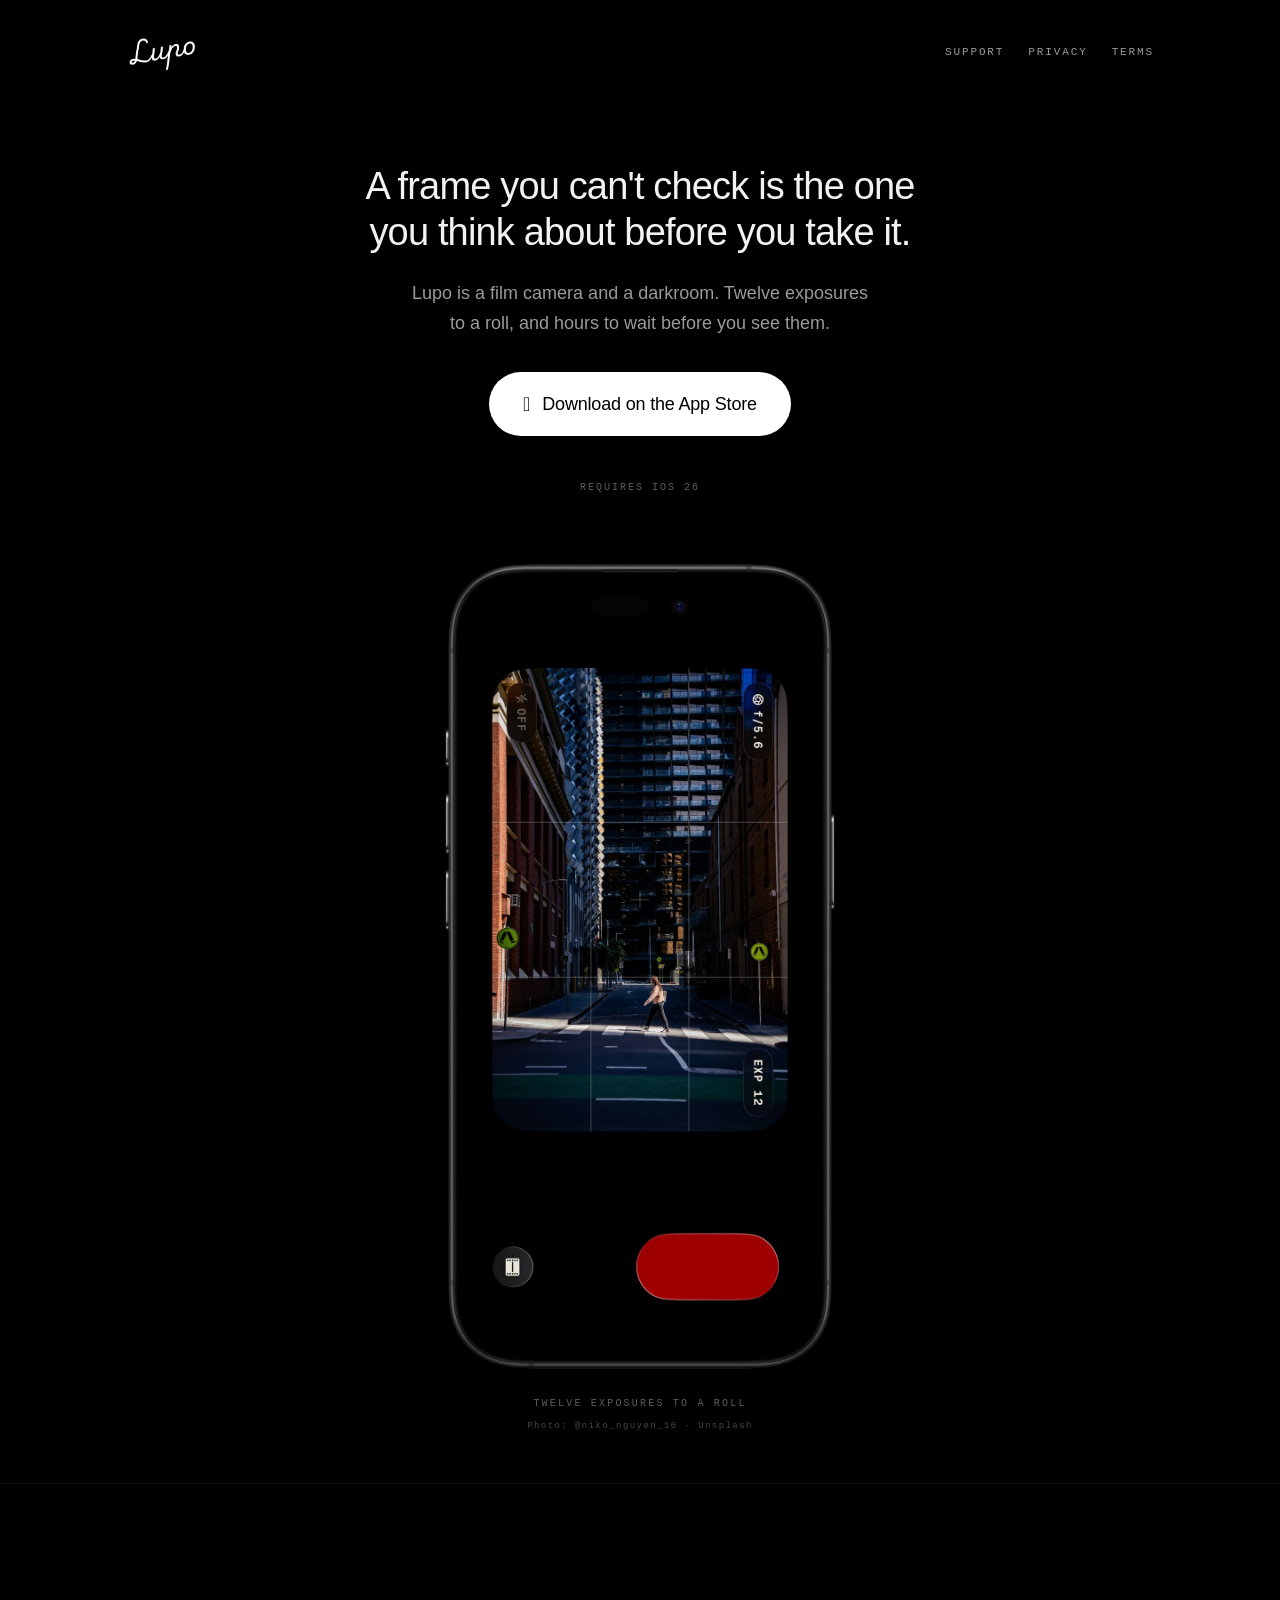
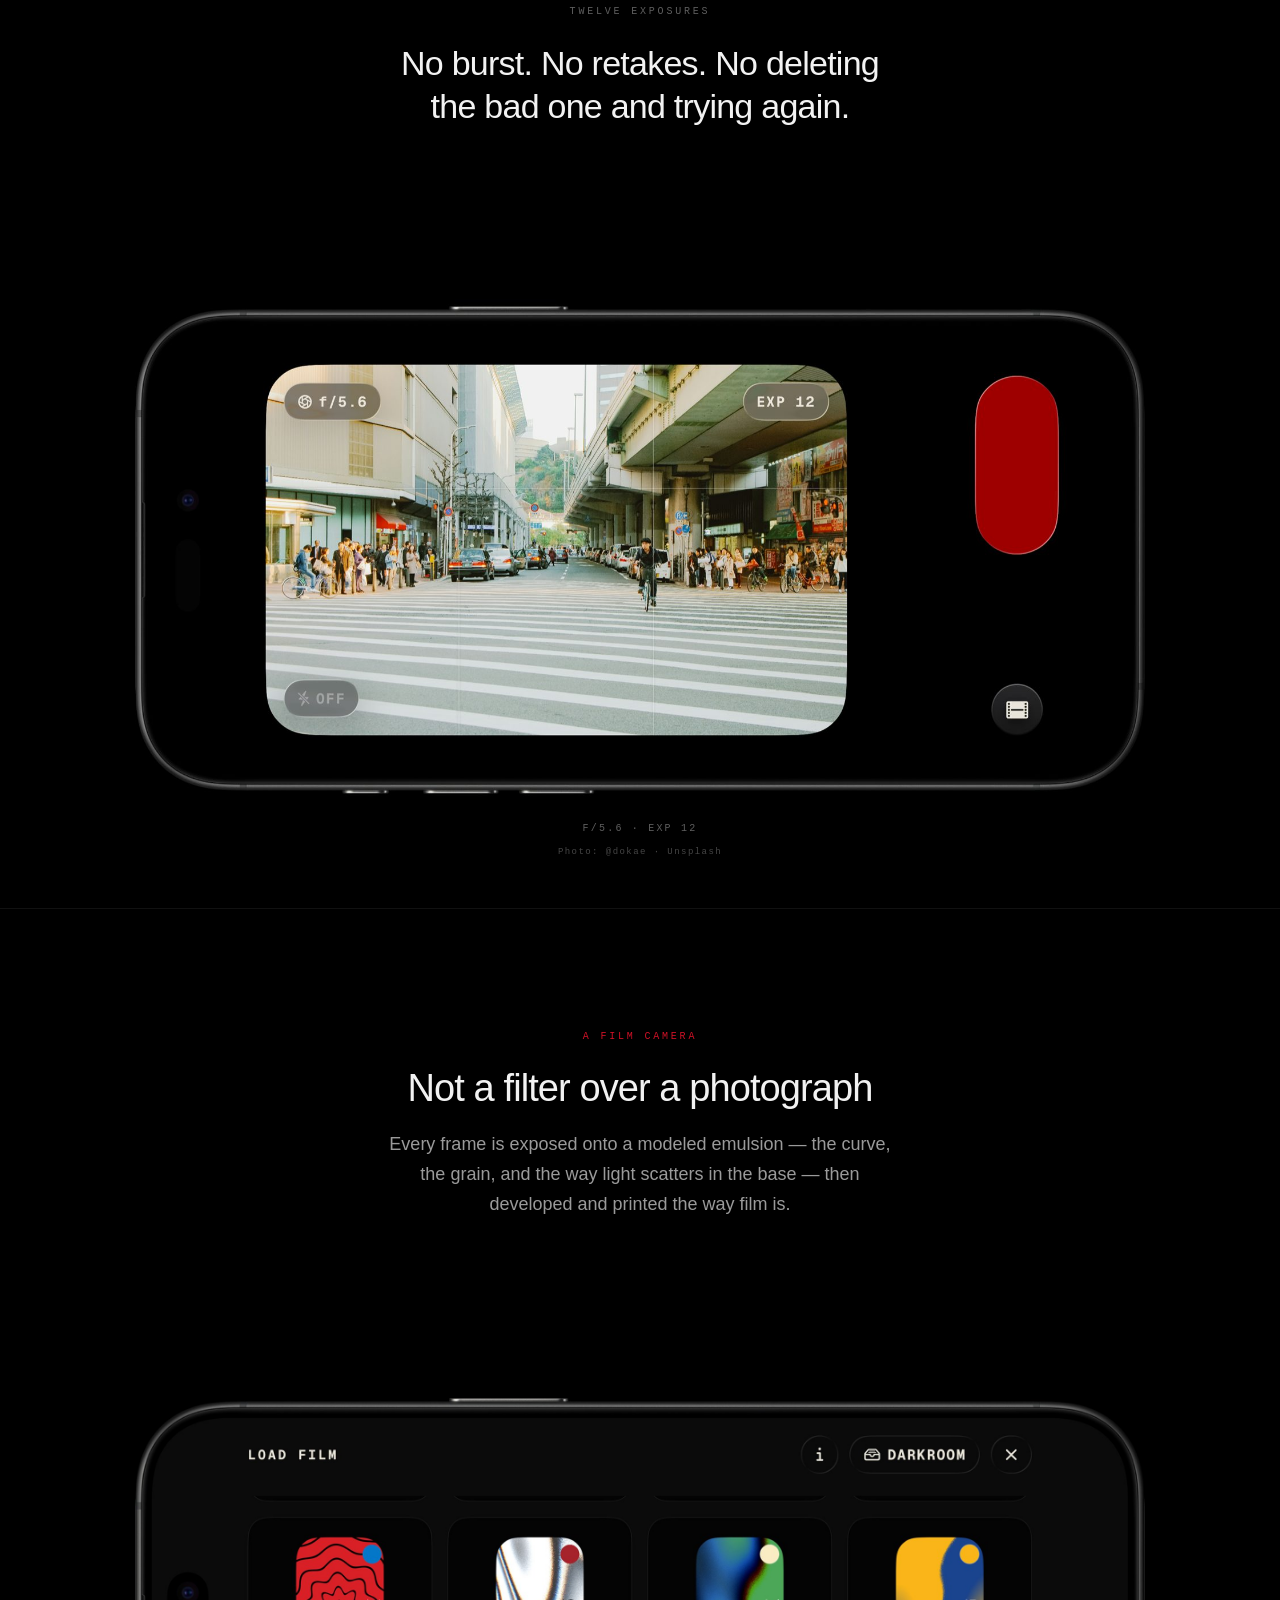
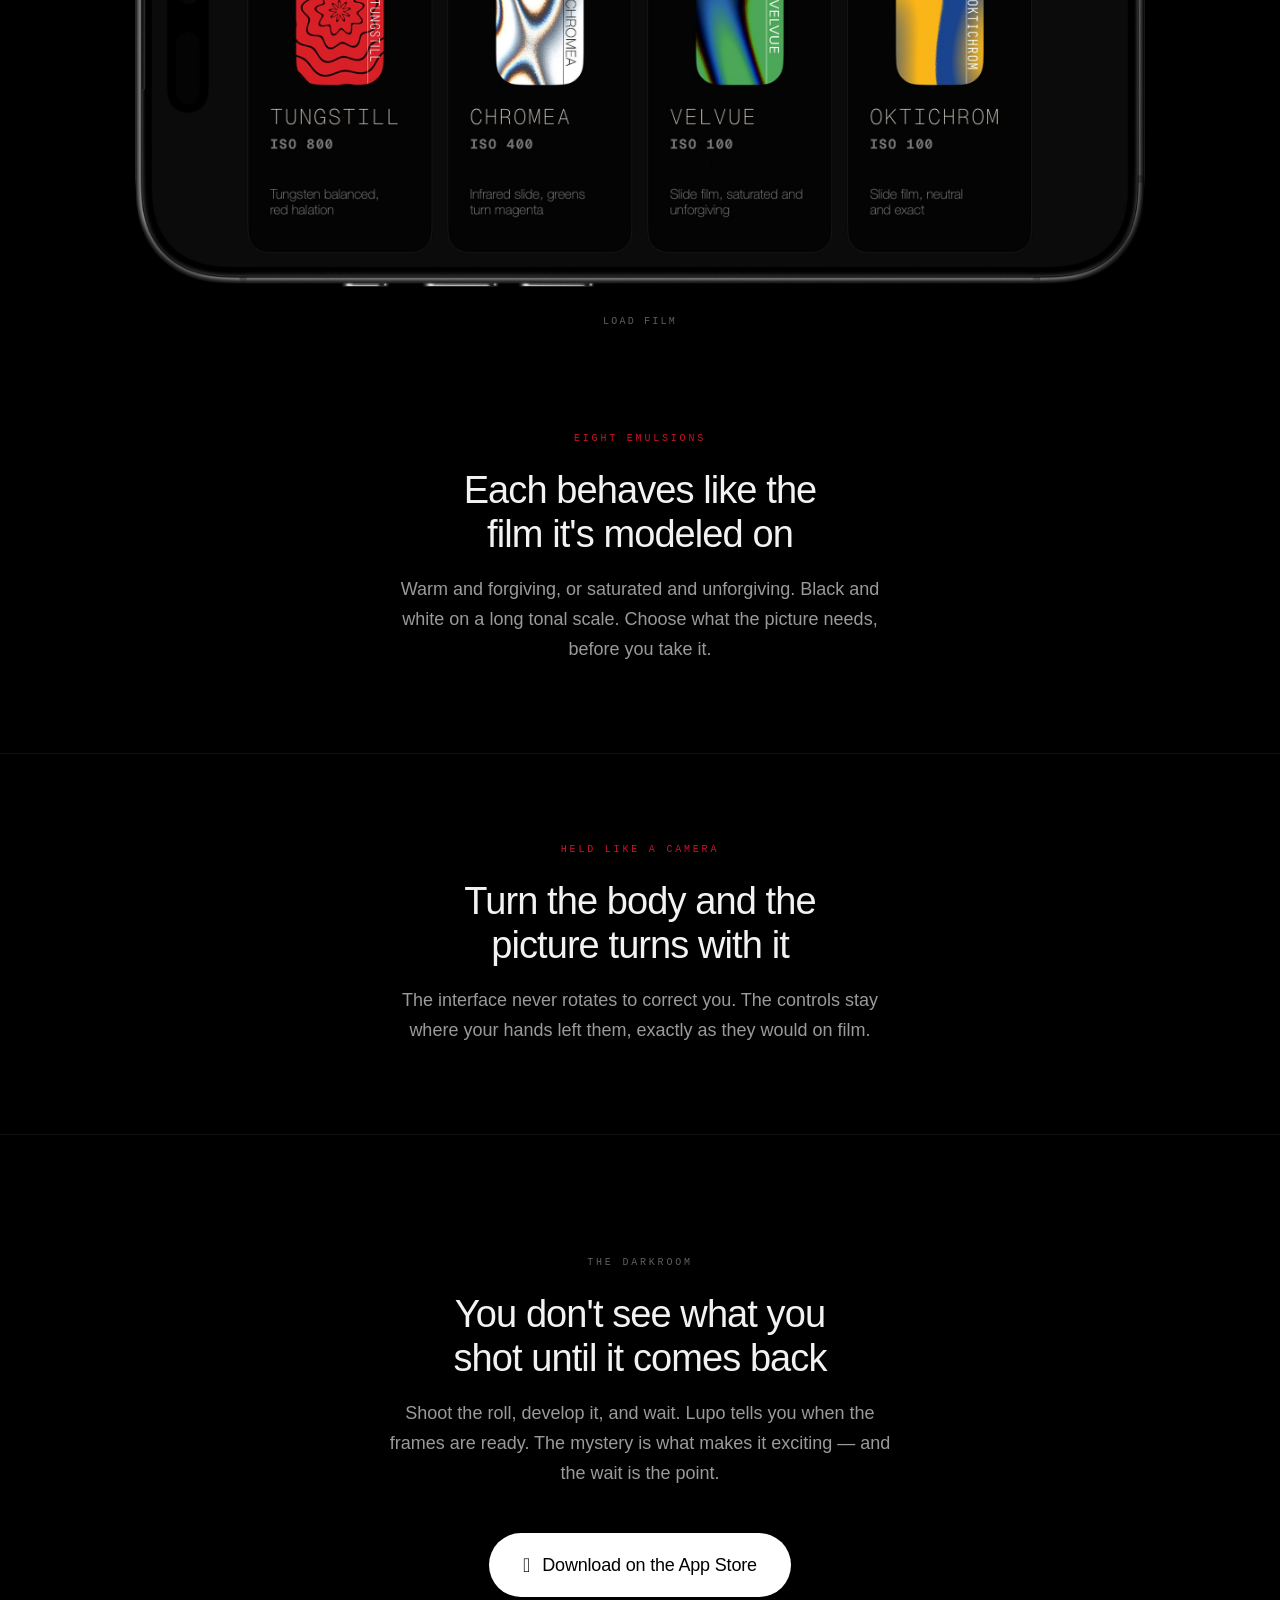
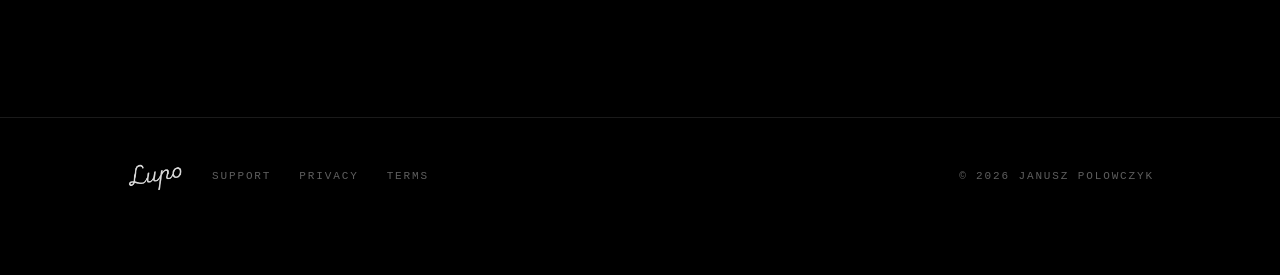
<file: index.html>
<!doctype html>
<html lang="en">
<head>
<meta charset="utf-8">
<meta name="viewport" content="width=device-width,initial-scale=1">
<title>Lupo — Film Camera &amp; Darkroom</title>
<meta name="description" content="A film camera and darkroom for iPhone. Twelve exposures to a roll, eight modeled emulsions, and no way to check the shot until the roll comes back.">
<meta name="color-scheme" content="dark">
<meta name="theme-color" content="#000000">
<link rel="icon" type="image/png" href="assets/Lupoicon_web.png">
<link rel="apple-touch-icon" href="assets/Lupoicon_web.png">
<meta property="og:title" content="Lupo — Film Camera &amp; Darkroom">
<meta property="og:description" content="A frame you can't check is the one you think about before you take it.">
<meta property="og:type" content="website">
<meta property="og:image" content="assets/hold.jpg">
<link rel="stylesheet" href="style.css">
</head>
<body>

<nav class="site">
  <a class="home" href="index.html" aria-label="Lupo — home"><img src="assets/Lupologo.png" alt="Lupo"></a>
  <span class="links">
    <a href="support.html">Support</a>
    <a href="privacy.html">Privacy</a>
    <a href="terms.html">Terms</a>
  </span>
</nav>

<header class="hero">
  <div class="wrap">
    <p class="thesis">A frame you can't check is the one you think about before you take it.</p>
    <p class="sub">Lupo is a film camera and a darkroom. Twelve exposures to a roll, and hours to wait before you see them.</p>
    <div class="get">
      <a class="btn" href="https://apps.apple.com/app/id6804823538"><span class="glyph" aria-hidden="true">&#63743;</span> Download on the App Store</a>
    </div>
    <p class="get note">Requires iOS 26</p>
  </div>
</header>

<section class="panel">
  <div class="wrap-wide">
    <figure class="shot portrait reveal">
      <img src="assets/hold.jpg" alt="Lupo running on an iPhone held upright, the viewfinder showing a laneway between a brick wall and a glass tower, with a red shutter below." width="900" height="1842">
      <figcaption>Twelve exposures to a roll<span class="credit">Photo: @niko_nguyen_10 · Unsplash</span></figcaption>
    </figure>
  </div>
</section>

<hr class="rule">

<section class="panel">
  <div class="wrap">
    <div class="inner reveal">
      <p class="eyebrow quiet">Twelve exposures</p>
      <p class="statement">No burst. No retakes. No deleting the bad one and trying again.</p>
    </div>
  </div>
</section>

<section class="panel tight">
  <div class="wrap-wide">
    <figure class="shot reveal">
      <img src="assets/camera.jpg" alt="Lupo's camera screen on an iPhone held sideways, showing a street crossing in the viewfinder with aperture, exposure count and flash indicators." width="1800" height="879">
      <figcaption>f/5.6 · EXP 12<span class="credit">Photo: @dokae · Unsplash</span></figcaption>
    </figure>
  </div>
</section>

<hr class="rule">

<section class="panel">
  <div class="wrap">
    <div class="inner reveal">
      <p class="eyebrow">A film camera</p>
      <h2>Not a filter over a photograph</h2>
      <p>Every frame is exposed onto a modeled emulsion — the curve, the grain, and the way light scatters in the base — then developed and printed the way film is.</p>
    </div>
  </div>
</section>

<section class="panel tight">
  <div class="wrap-wide">
    <figure class="shot reveal">
      <img src="assets/films.jpg" alt="Lupo's film selection screen showing canisters for Tungstill ISO 800, Chromea ISO 400, Velvue ISO 100 and Oktichrom ISO 100." width="2292" height="1120">
      <figcaption>Load film</figcaption>
    </figure>
  </div>
</section>

<section class="panel tight">
  <div class="wrap">
    <div class="inner reveal">
      <p class="eyebrow">Eight emulsions</p>
      <h2>Each behaves like the film it's modeled on</h2>
      <p>Warm and forgiving, or saturated and unforgiving. Black and white on a long tonal scale. Choose what the picture needs, before you take it.</p>
    </div>
  </div>
</section>

<hr class="rule">

<section class="panel tight">
  <div class="wrap">
    <div class="inner reveal">
      <p class="eyebrow">Held like a camera</p>
      <h2>Turn the body and the picture turns with it</h2>
      <p>The interface never rotates to correct you. The controls stay where your hands left them, exactly as they would on film.</p>
    </div>
  </div>
</section>

<hr class="rule">

<section class="panel">
  <div class="wrap">
    <div class="inner reveal">
      <p class="eyebrow quiet">The darkroom</p>
      <h2>You don't see what you shot until it comes back</h2>
      <p>Shoot the roll, develop it, and wait. Lupo tells you when the frames are ready. The mystery is what makes it exciting — and the wait is the point.</p>
      <div class="get" style="margin-top:44px">
        <a class="btn" href="https://apps.apple.com/app/id6804823538"><span class="glyph" aria-hidden="true">&#63743;</span> Download on the App Store</a>
      </div>
    </div>
  </div>
</section>

<footer class="site">
  <div class="bar">
    <img src="assets/Lupologo.png" alt="Lupo">
    <a href="support.html">Support</a>
    <a href="privacy.html">Privacy</a>
    <a href="terms.html">Terms</a>
    <span class="spacer">© 2026 Janusz Polowczyk</span>
  </div>
</footer>

<script>
(function(){
  var els = document.querySelectorAll('.reveal');
  if (!('IntersectionObserver' in window) ||
      window.matchMedia('(prefers-reduced-motion: reduce)').matches){
    els.forEach(function(e){ e.classList.add('in'); });
    return;
  }
  var io = new IntersectionObserver(function(entries){
    entries.forEach(function(en){
      if (en.isIntersecting){ en.target.classList.add('in'); io.unobserve(en.target); }
    });
  }, {rootMargin:'0px 0px -8% 0px', threshold:0.06});
  els.forEach(function(e){ io.observe(e); });
})();
</script>

</body>
</html>
</file>
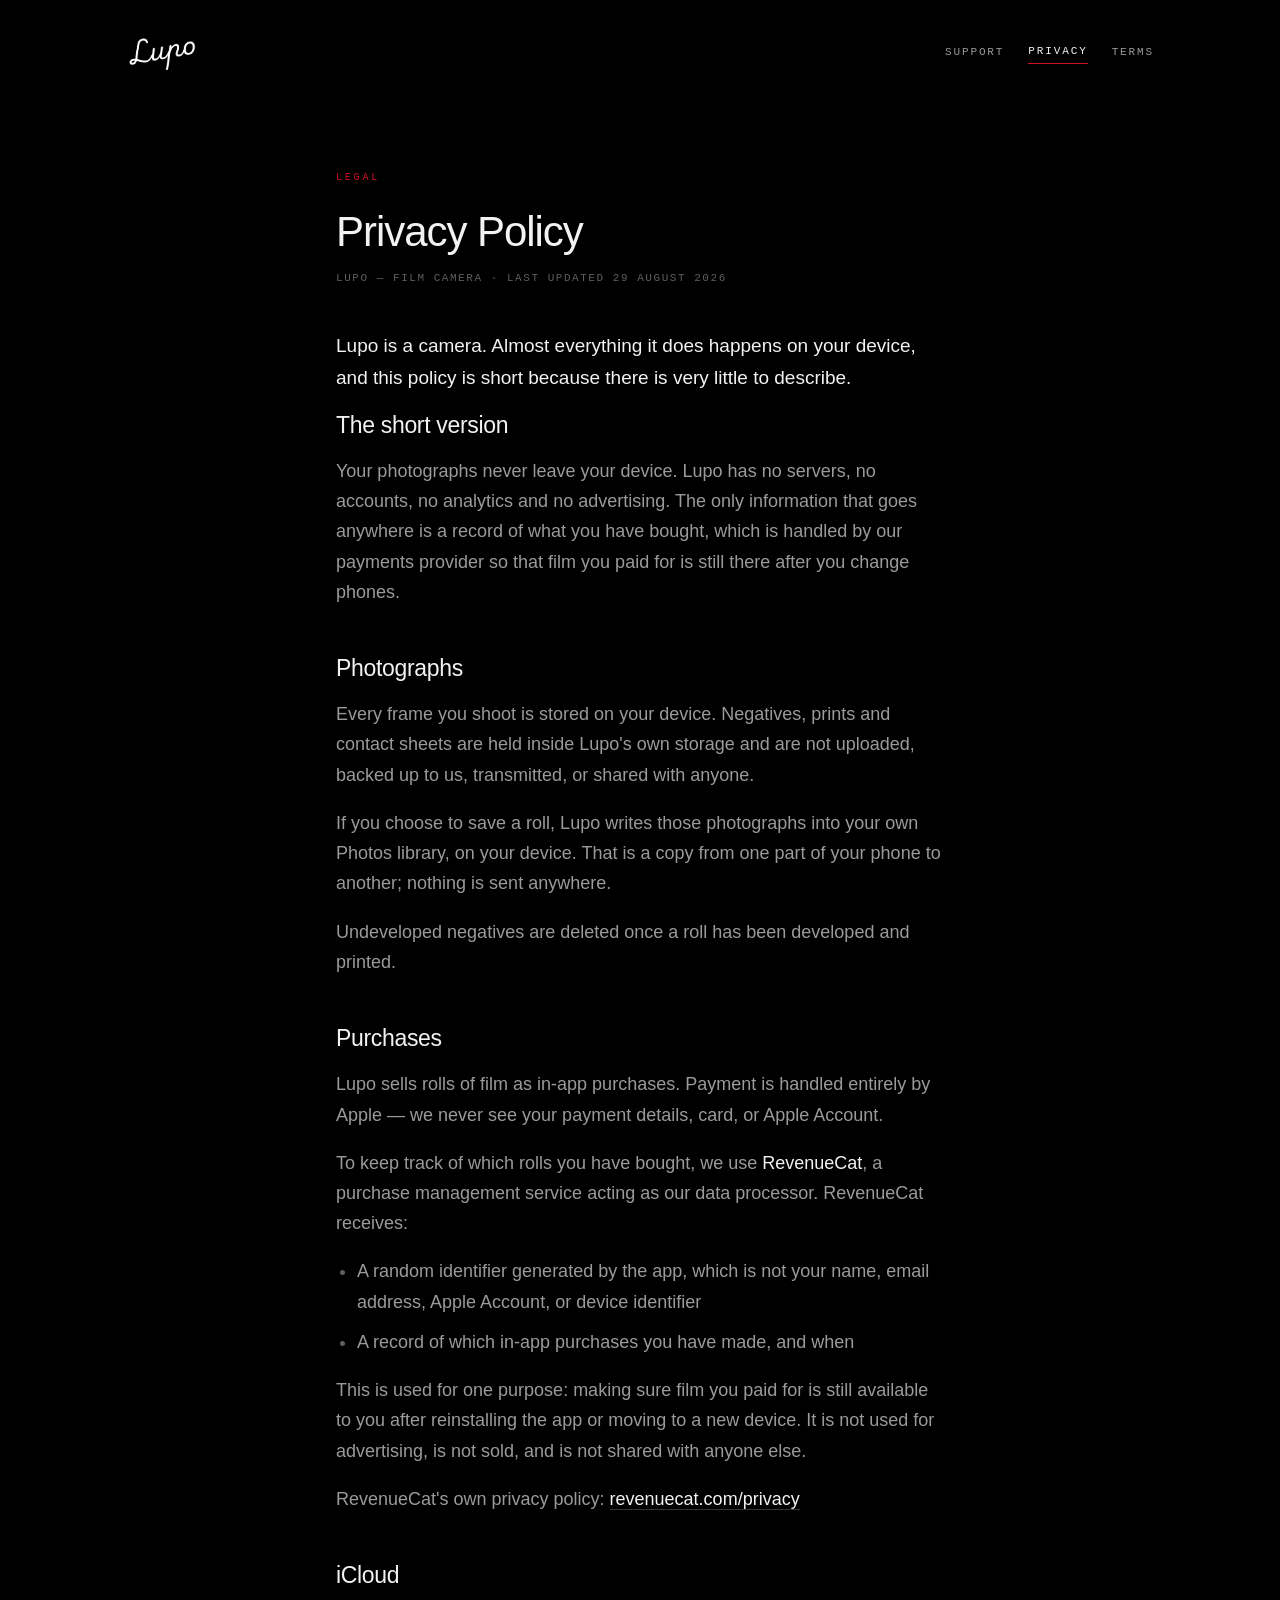
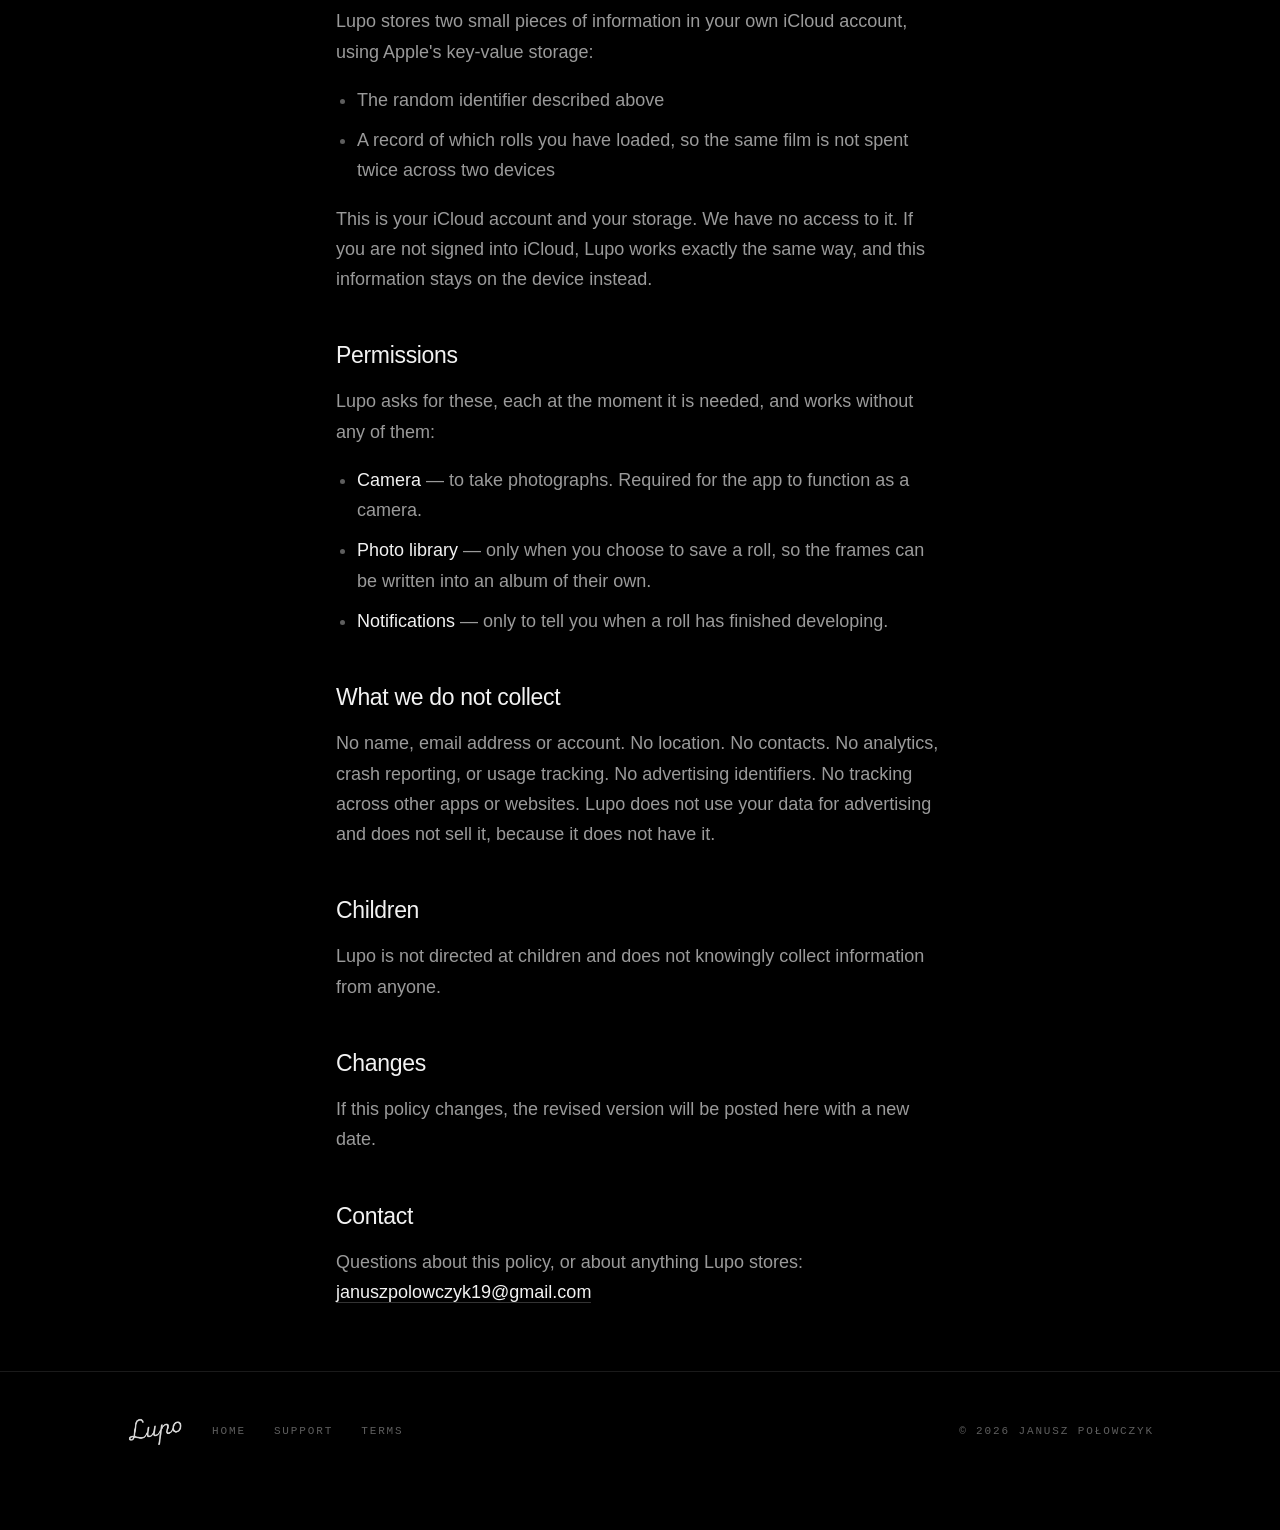
<file: privacy.html>
<!doctype html>
<html lang="en">
<head>
<meta charset="utf-8">
<meta name="viewport" content="width=device-width,initial-scale=1">
<title>Lupo — Privacy Policy</title>
<meta name="description" content="Privacy policy for Lupo, a film camera and darkroom for iPhone. Your photographs never leave your device.">
<meta name="color-scheme" content="dark">
<meta name="theme-color" content="#000000">
<link rel="icon" type="image/png" href="assets/Lupoicon_web.png">
<link rel="apple-touch-icon" href="assets/Lupoicon_web.png">
<link rel="stylesheet" href="style.css">
</head>
<body>

<nav class="site">
  <a class="home" href="index.html" aria-label="Lupo — home"><img src="assets/Lupologo.png" alt="Lupo"></a>
  <span class="links">
    <a href="support.html">Support</a>
    <a href="privacy.html" aria-current="page">Privacy</a>
    <a href="terms.html">Terms</a>
  </span>
</nav>

<div class="wrap">

  <section class="doc block">
    <p class="eyebrow">Legal</p>
    <h1>Privacy Policy</h1>
    <p class="updated">Lupo — Film Camera · Last updated 29 August 2026</p>

    <p class="lede">Lupo is a camera. Almost everything it does happens on your device, and this policy is short because there is very little to describe.</p>

    <h2>The short version</h2>
    <p>Your photographs never leave your device. Lupo has no servers, no accounts, no analytics and no advertising. The only information that goes anywhere is a record of what you have bought, which is handled by our payments provider so that film you paid for is still there after you change phones.</p>

    <h2>Photographs</h2>
    <p>Every frame you shoot is stored on your device. Negatives, prints and contact sheets are held inside Lupo's own storage and are not uploaded, backed up to us, transmitted, or shared with anyone.</p>
    <p>If you choose to save a roll, Lupo writes those photographs into your own Photos library, on your device. That is a copy from one part of your phone to another; nothing is sent anywhere.</p>
    <p>Undeveloped negatives are deleted once a roll has been developed and printed.</p>

    <h2>Purchases</h2>
    <p>Lupo sells rolls of film as in-app purchases. Payment is handled entirely by Apple — we never see your payment details, card, or Apple Account.</p>
    <p>To keep track of which rolls you have bought, we use <strong>RevenueCat</strong>, a purchase management service acting as our data processor. RevenueCat receives:</p>
    <ul>
      <li>A random identifier generated by the app, which is not your name, email address, Apple Account, or device identifier</li>
      <li>A record of which in-app purchases you have made, and when</li>
    </ul>
    <p>This is used for one purpose: making sure film you paid for is still available to you after reinstalling the app or moving to a new device. It is not used for advertising, is not sold, and is not shared with anyone else.</p>
    <p>RevenueCat's own privacy policy: <a href="https://www.revenuecat.com/privacy">revenuecat.com/privacy</a></p>

    <h2>iCloud</h2>
    <p>Lupo stores two small pieces of information in your own iCloud account, using Apple's key-value storage:</p>
    <ul>
      <li>The random identifier described above</li>
      <li>A record of which rolls you have loaded, so the same film is not spent twice across two devices</li>
    </ul>
    <p>This is your iCloud account and your storage. We have no access to it. If you are not signed into iCloud, Lupo works exactly the same way, and this information stays on the device instead.</p>

    <h2>Permissions</h2>
    <p>Lupo asks for these, each at the moment it is needed, and works without any of them:</p>
    <ul>
      <li><strong>Camera</strong> — to take photographs. Required for the app to function as a camera.</li>
      <li><strong>Photo library</strong> — only when you choose to save a roll, so the frames can be written into an album of their own.</li>
      <li><strong>Notifications</strong> — only to tell you when a roll has finished developing.</li>
    </ul>

    <h2>What we do not collect</h2>
    <p>No name, email address or account. No location. No contacts. No analytics, crash reporting, or usage tracking. No advertising identifiers. No tracking across other apps or websites. Lupo does not use your data for advertising and does not sell it, because it does not have it.</p>

    <h2>Children</h2>
    <p>Lupo is not directed at children and does not knowingly collect information from anyone.</p>

    <h2>Changes</h2>
    <p>If this policy changes, the revised version will be posted here with a new date.</p>

    <h2>Contact</h2>
    <p>Questions about this policy, or about anything Lupo stores:<br>
    <a href="mailto:januszpolowczyk19@gmail.com">januszpolowczyk19@gmail.com</a></p>
  </section>

</div>

<footer class="site">
  <div class="bar">
    <img src="assets/Lupologo.png" alt="Lupo">
    <a href="index.html">Home</a>
    <a href="support.html">Support</a>
    <a href="terms.html">Terms</a>
    <span class="spacer">© 2026 Janusz Połowczyk</span>
  </div>
</footer>
</body>
</html>
</file>
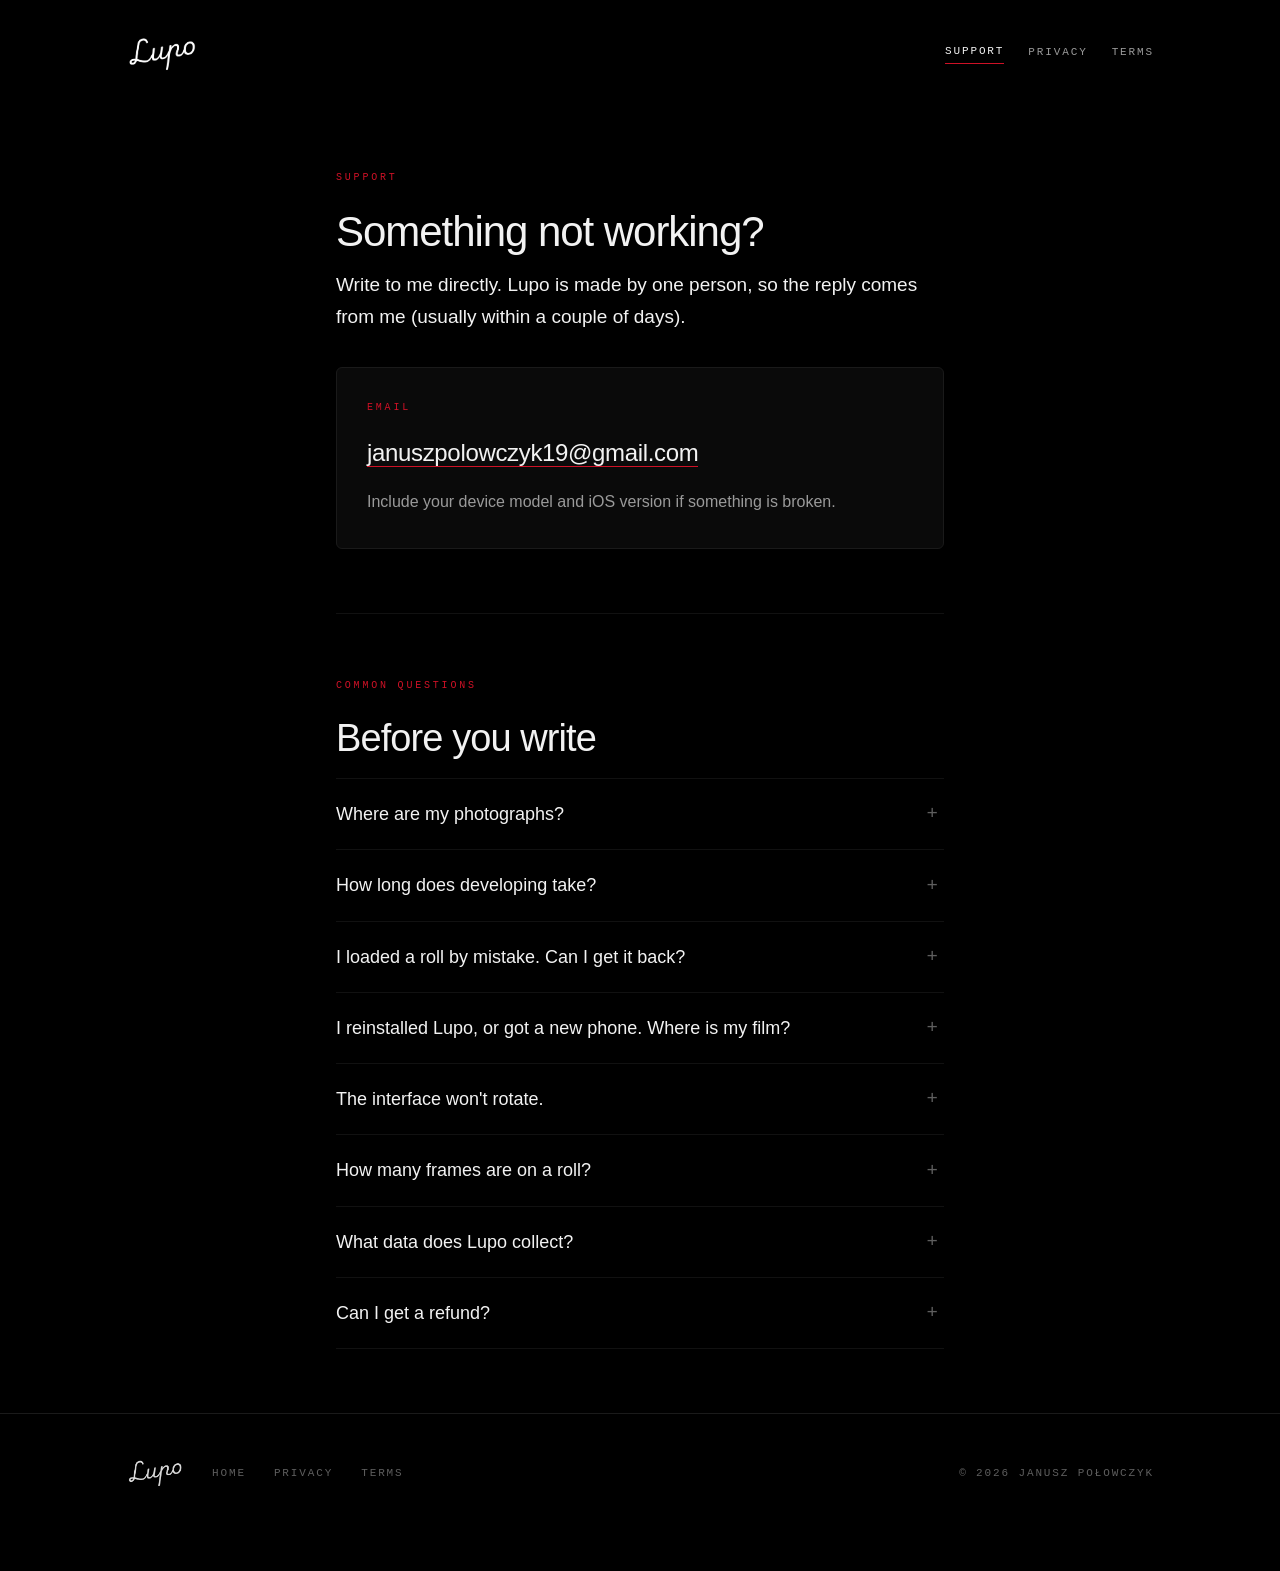
<file: support.html>
<!doctype html>
<html lang="en">
<head>
<meta charset="utf-8">
<meta name="viewport" content="width=device-width,initial-scale=1">
<title>Lupo — Support</title>
<meta name="description" content="Support for Lupo, a film camera and darkroom for iPhone. Contact, common questions, privacy and terms.">
<meta name="color-scheme" content="dark">
<meta name="theme-color" content="#000000">
<link rel="icon" type="image/png" href="assets/Lupoicon_web.png">
<link rel="apple-touch-icon" href="assets/Lupoicon_web.png">
<link rel="stylesheet" href="style.css">
</head>
<body>

<nav class="site">
  <a class="home" href="index.html" aria-label="Lupo — home"><img src="assets/Lupologo.png" alt="Lupo"></a>
  <span class="links">
    <a href="support.html" aria-current="page">Support</a>
    <a href="privacy.html">Privacy</a>
    <a href="terms.html">Terms</a>
  </span>
</nav>

<div class="wrap">

  <section class="block">
    <p class="eyebrow">Support</p>
    <h1>Something not working?</h1>
    <p class="lede">Write to me directly. Lupo is made by one person, so the reply comes from me (usually within a couple of days).</p>

    <div class="contact">
      <p class="eyebrow">Email</p>
      <p class="addr"><a href="mailto:januszpolowczyk19@gmail.com">januszpolowczyk19@gmail.com</a></p>
      <p class="note">Include your device model and iOS version if something is broken.</p>
    </div>
  </section>

  <section class="block">
    <p class="eyebrow">Common questions</p>
    <h2>Before you write</h2>

    <div class="faq">

      <details>
        <summary>Where are my photographs?</summary>
        <div class="body">
          <p>Inside Lupo, until you choose to save a roll. Saving writes the frames into your own Photos library, into an album of their own.</p>
          <p><strong>Anything you haven't saved is lost if you delete Lupo.</strong> The app holds your negatives, prints and contact sheets in its own storage, and deleting the app deletes that storage. Save anything you want to keep.</p>
        </div>
      </details>

      <details>
        <summary>How long does developing take?</summary>
        <div class="body">
          <p>The first roll you develop is rushed in five minutes, so that you can see what Lupo does. After that it's two hours. And that is the whole point — you don't see what you shot until the roll comes back.</p>
          <p>Lupo can send a notification the moment a roll is finished, if you allow notifications. It's the only thing notifications are used for.</p>
        </div>
      </details>

      <details>
        <summary>I loaded a roll by mistake. Can I get it back?</summary>
        <div class="body">
          <p>No — and this is deliberate. Rolls of film in Lupo are consumable purchases, and a roll is used up when you load it into the camera, in the same way a real roll is.</p>
          <p>Because consumables are consumed, they can't be restored through the App Store once spent. If you believe you were charged in error, refunds are Apple's to give: <a href="https://reportaproblem.apple.com">reportaproblem.apple.com</a>.</p>
        </div>
      </details>

      <details>
        <summary>I reinstalled Lupo, or got a new phone. Where is my film?</summary>
        <div class="body">
          <p>Film you have bought but not yet loaded should still be there. Lupo keeps a record of unspent rolls against a random identifier stored in your own iCloud account, so unloaded film follows you across a reinstall or a new device.</p>
          <p><strong>If you are not signed into iCloud, unspent film may not carry across a reinstall.</strong> Rolls already loaded and shot are spent either way.</p>
        </div>
      </details>

      <details>
        <summary>The interface won't rotate.</summary>
        <div class="body">
          <p>It isn't meant to. Nothing rotates to correct you — turn the body and the picture turns with it, exactly as it would on film.</p>
          <p>Lupo is held like a camera rather than like a phone, so the controls stay where your hands left them.</p>
        </div>
      </details>

      <details>
        <summary>How many frames are on a roll?</summary>
        <div class="body">
          <p>Twelve. There are no retakes and no burst — a short roll is what makes you think before the shutter.</p>
        </div>
      </details>

      <details>
        <summary>What data does Lupo collect?</summary>
        <div class="body">
          <p>No name, no email, no account, no location, no analytics, no crash reporting, no advertising identifiers, and no tracking across other apps.</p>
          <p>Your photographs never leave your device. The only thing that goes anywhere is a record of which rolls you have bought, so film you paid for is still there after you change phones. The <a href="privacy.html">privacy policy</a> describes exactly what that record contains.</p>
        </div>
      </details>

      <details>
        <summary>Can I get a refund?</summary>
        <div class="body">
          <p>All purchases are handled by Apple, so refunds are requested through Apple rather than through me: <a href="https://reportaproblem.apple.com">reportaproblem.apple.com</a>.</p>
          <p>If something in Lupo went wrong and cost you a roll, write to me anyway — I'd like to know about it.</p>
        </div>
      </details>

    </div>
  </section>

</div>

<footer class="site">
  <div class="bar">
    <img src="assets/Lupologo.png" alt="Lupo">
    <a href="index.html">Home</a>
    <a href="privacy.html">Privacy</a>
    <a href="terms.html">Terms</a>
    <span class="spacer">© 2026 Janusz Połowczyk</span>
  </div>
</footer>

</body>
</html>
</file>
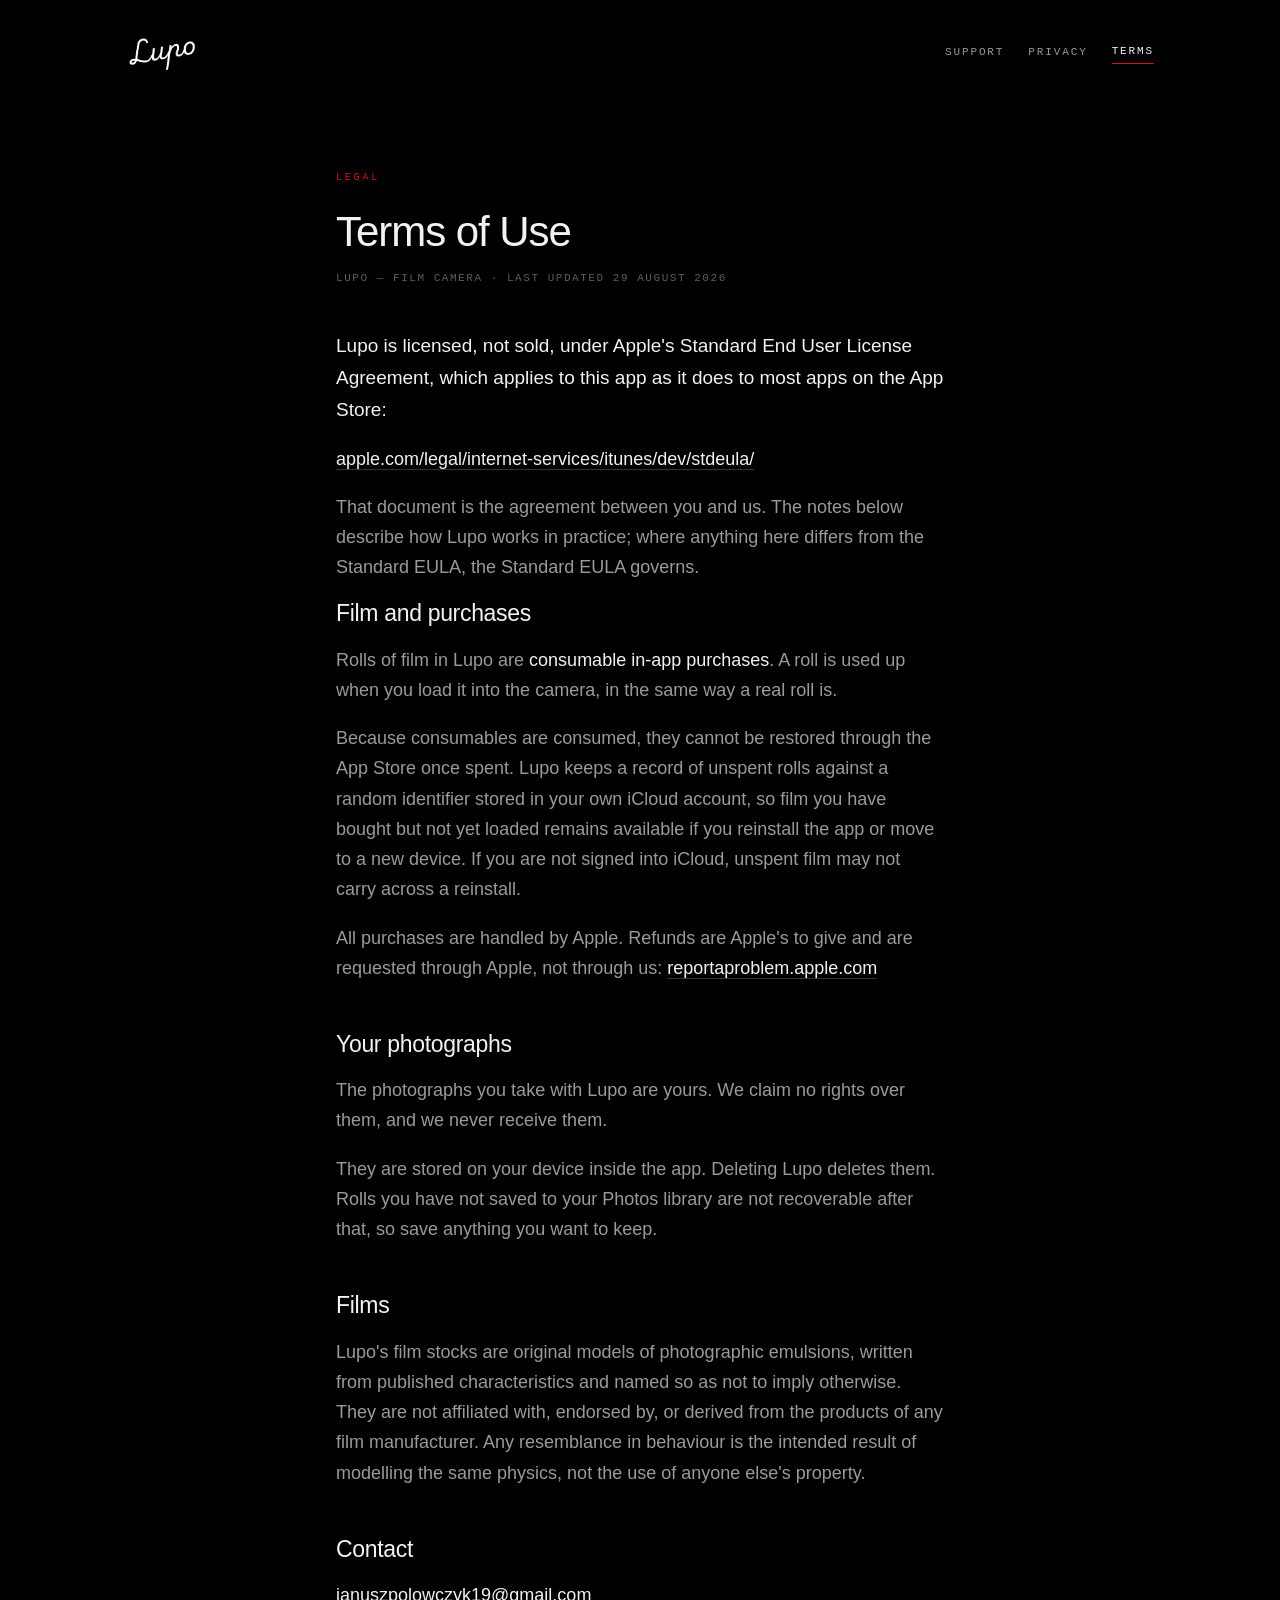
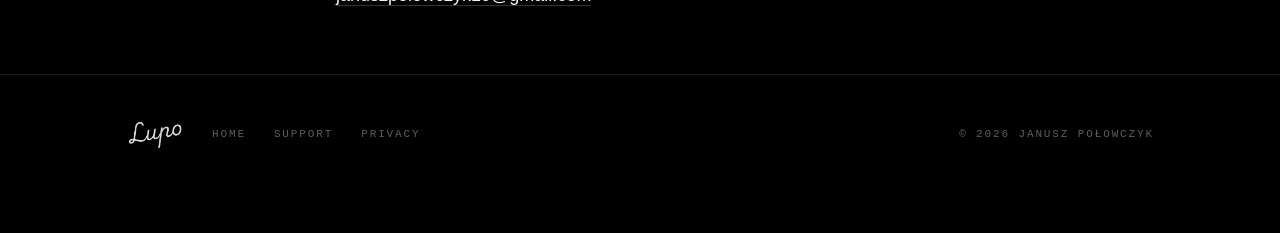
<file: terms.html>
<!doctype html>
<html lang="en">
<head>
<meta charset="utf-8">
<meta name="viewport" content="width=device-width,initial-scale=1">
<title>Lupo — Terms of Use</title>
<meta name="description" content="Terms of use for Lupo, a film camera and darkroom for iPhone.">
<meta name="color-scheme" content="dark">
<meta name="theme-color" content="#000000">
<link rel="icon" type="image/png" href="assets/Lupoicon_web.png">
<link rel="apple-touch-icon" href="assets/Lupoicon_web.png">
<link rel="stylesheet" href="style.css">
</head>
<body>

<nav class="site">
  <a class="home" href="index.html" aria-label="Lupo — home"><img src="assets/Lupologo.png" alt="Lupo"></a>
  <span class="links">
    <a href="support.html">Support</a>
    <a href="privacy.html">Privacy</a>
    <a href="terms.html" aria-current="page">Terms</a>
  </span>
</nav>

<div class="wrap">

  <section class="doc block">
    <p class="eyebrow">Legal</p>
    <h1>Terms of Use</h1>
    <p class="updated">Lupo — Film Camera · Last updated 29 August 2026</p>

    <p class="lede">Lupo is licensed, not sold, under Apple's <strong>Standard End User License Agreement</strong>, which applies to this app as it does to most apps on the App Store:</p>
    <p><a href="https://www.apple.com/legal/internet-services/itunes/dev/stdeula/">apple.com/legal/internet-services/itunes/dev/stdeula/</a></p>
    <p>That document is the agreement between you and us. The notes below describe how Lupo works in practice; where anything here differs from the Standard EULA, the Standard EULA governs.</p>

    <h2>Film and purchases</h2>
    <p>Rolls of film in Lupo are <strong>consumable in-app purchases</strong>. A roll is used up when you load it into the camera, in the same way a real roll is.</p>
    <p>Because consumables are consumed, they cannot be restored through the App Store once spent. Lupo keeps a record of unspent rolls against a random identifier stored in your own iCloud account, so film you have bought but not yet loaded remains available if you reinstall the app or move to a new device. If you are not signed into iCloud, unspent film may not carry across a reinstall.</p>
    <p>All purchases are handled by Apple. Refunds are Apple's to give and are requested through Apple, not through us: <a href="https://reportaproblem.apple.com">reportaproblem.apple.com</a></p>

    <h2>Your photographs</h2>
    <p>The photographs you take with Lupo are yours. We claim no rights over them, and we never receive them.</p>
    <p>They are stored on your device inside the app. Deleting Lupo deletes them. Rolls you have not saved to your Photos library are not recoverable after that, so save anything you want to keep.</p>

    <h2>Films</h2>
    <p>Lupo's film stocks are original models of photographic emulsions, written from published characteristics and named so as not to imply otherwise. They are not affiliated with, endorsed by, or derived from the products of any film manufacturer. Any resemblance in behaviour is the intended result of modelling the same physics, not the use of anyone else's property.</p>

    <h2>Contact</h2>
    <p><a href="mailto:januszpolowczyk19@gmail.com">januszpolowczyk19@gmail.com</a></p>
  </section>

</div>

<footer class="site">
  <div class="bar">
    <img src="assets/Lupologo.png" alt="Lupo">
    <a href="index.html">Home</a>
    <a href="support.html">Support</a>
    <a href="privacy.html">Privacy</a>
    <span class="spacer">© 2026 Janusz Połowczyk</span>
  </div>
</footer>
</body>
</html>
</file>
<file: style.css>
/* Lupo — lupocamera site
   Single-theme by intent: the app is black, the site is black.
   Type: Helvetica Neue Light throughout, mono for utility labels. */

:root{
  --bg:#000000;
  --ink:#F2F2F2;
  --dim:#9A9A9A;
  --faint:#5E5E5E;
  --hair:#1A1A1A;
  --hair-soft:#111111;
  --card:#0A0A0A;
  --red:#CE1126;
  --red-lift:#E0263A;

  --sans:"HelveticaNeue-Light","Helvetica Neue Light","Helvetica Neue",Helvetica,Arial,sans-serif;
  --mono:ui-monospace,"SF Mono",SFMono-Regular,Menlo,Consolas,monospace;

  --measure:660px;
  --wide:1080px;
}

*{box-sizing:border-box}
html{-webkit-text-size-adjust:100%;scroll-behavior:smooth}
@media (prefers-reduced-motion:reduce){ html{scroll-behavior:auto} }

body{
  margin:0;
  background:var(--bg);
  color:var(--ink);
  font-family:var(--sans);
  font-weight:300;
  font-size:18px;
  line-height:1.68;
  -webkit-font-smoothing:antialiased;
  -moz-osx-font-smoothing:grayscale;
}

.wrap{max-width:var(--measure);margin:0 auto;padding:0 26px}
.wrap-wide{max-width:var(--wide);margin:0 auto;padding:0 26px}

img{max-width:100%;height:auto;display:block}

a{color:var(--ink);text-decoration:none;border-bottom:1px solid #333;transition:border-color .15s ease,color .15s ease}
a:hover{border-bottom-color:var(--red)}
a:focus-visible{outline:2px solid var(--red);outline-offset:3px;border-radius:2px}
@media (prefers-reduced-motion:reduce){ a{transition:none} }

/* ---------- nav ---------- */
nav.site{
  display:flex;align-items:center;justify-content:space-between;gap:20px;
  max-width:var(--wide);margin:0 auto;padding:30px 26px;
}
nav.site .home{border-bottom:none;display:block;flex:none}
nav.site .home img{width:72px}
nav.site .links{display:flex;gap:24px;align-items:center}
nav.site .links a{
  font-family:var(--mono);font-weight:400;
  font-size:11px;letter-spacing:.17em;text-transform:uppercase;
  color:var(--dim);border-bottom:none;padding-bottom:2px;
}
nav.site .links a:hover{color:var(--ink)}
nav.site .links a[aria-current="page"]{color:var(--ink);border-bottom:1px solid var(--red)}

/* ---------- type ---------- */
.eyebrow{
  font-family:var(--mono);font-weight:400;
  font-size:10px;letter-spacing:.28em;text-transform:uppercase;
  color:var(--red);margin:0 0 22px;
}
.eyebrow.quiet{color:var(--faint)}

h1,h2,h3{font-weight:300;margin:0}
h1{font-size:clamp(30px,5.4vw,42px);line-height:1.1;letter-spacing:-.025em;margin-bottom:14px;text-wrap:balance}
h2{font-size:clamp(26px,4.4vw,38px);line-height:1.14;letter-spacing:-.024em;margin-bottom:18px;text-wrap:balance}
h3{font-size:19px;line-height:1.35;letter-spacing:-.01em;margin-bottom:8px;color:var(--ink)}

p{margin:0 0 18px;color:var(--dim)}
p:last-child{margin-bottom:0}
p strong,li strong{color:var(--ink);font-weight:400}
.lede{color:var(--ink);font-size:19px}

ul{margin:0 0 18px;padding-left:21px;color:var(--dim)}
li{margin-bottom:10px}
li::marker{color:var(--faint)}

/* ---------- hero ---------- */
.hero{padding:58px 0 0;text-align:center}
.hero .thesis{
  font-size:clamp(25px,3.9vw,38px);line-height:1.2;letter-spacing:-.022em;
  color:var(--ink);margin:0 auto 22px;max-width:27ch;text-wrap:balance;
}
.hero .sub{max-width:46ch;margin:0 auto 34px;font-size:18px}
.hero + .panel{padding-top:66px}

/* ---------- download button ---------- */
.get{display:flex;justify-content:center}
.btn{
  display:inline-flex;align-items:center;gap:12px;
  background:#FFFFFF;color:#000000;border:none;border-radius:999px;
  padding:17px 34px;font-family:var(--sans);font-weight:400;font-size:18px;letter-spacing:-.01em;
  transition:background .16s ease,transform .16s ease;
}
.btn:hover{background:#DEDEDE;border-bottom-color:transparent}
.btn:active{transform:translateY(1px)}
.btn:focus-visible{outline:2px solid var(--red);outline-offset:3px}
.btn .glyph{font-size:20px;line-height:1}
@media (prefers-reduced-motion:reduce){ .btn{transition:none} .btn:active{transform:none} }
/* compound, not descendant — the note carries both classes on one element */
.get.note{
  display:block;
  font-family:var(--mono);font-weight:400;font-size:10px;letter-spacing:.2em;text-transform:uppercase;
  color:var(--faint);margin:44px 0 0;text-align:center;
}

/* ---------- device shots ---------- */
.shot{margin:0}
.shot img{margin:0 auto;border-radius:4px}
.shot.portrait img{max-width:400px}
.shot figcaption .credit{
  display:block;margin-top:7px;
  font-size:9px;letter-spacing:.16em;color:#454545;text-transform:none;
}
.shot figcaption{
  font-family:var(--mono);font-weight:400;
  font-size:10px;letter-spacing:.22em;text-transform:uppercase;
  color:var(--faint);margin-top:20px;text-align:center;
}

/* ---------- sections ---------- */
.panel{padding:120px 0}
.panel.tight{padding:88px 0}
.panel .inner{max-width:var(--measure);margin:0 auto;text-align:center}
.panel .inner.left{text-align:left}
.panel .inner p{margin-left:auto;margin-right:auto;max-width:52ch}
.panel .inner.left p{margin-left:0;margin-right:0}

.statement{
  font-size:clamp(24px,4vw,34px);line-height:1.24;letter-spacing:-.022em;
  color:var(--ink);max-width:20ch;margin:0 auto;text-wrap:balance;
}

/* images sit closer to the copy they illustrate */
.panel:has(.shot){padding-top:52px;padding-bottom:48px}
.panel:has(.shot) + .panel{padding-top:52px}
.hero + .panel:has(.shot){padding-top:60px}

.rule{border:none;border-top:1px solid var(--hair-soft);margin:0}

/* reveal — one restrained motion cue */
.reveal{opacity:0;transform:translateY(14px);transition:opacity .6s ease,transform .6s ease}
.reveal.in{opacity:1;transform:none}
@media (prefers-reduced-motion:reduce){
  .reveal{opacity:1;transform:none;transition:none}
}

/* ---------- support page ---------- */
section.block{padding:64px 0;border-top:1px solid var(--hair-soft)}
section.block:first-of-type{border-top:none}

.contact{
  background:var(--card);border:1px solid var(--hair);border-radius:6px;
  padding:32px 30px;margin-top:34px;
}
.contact .eyebrow{margin-bottom:16px}
.contact .addr{font-size:clamp(19px,3.4vw,24px);letter-spacing:-.014em;word-break:break-all;color:var(--ink);margin:0}
.contact .addr a{border-bottom:1px solid var(--red)}
.contact p.note{margin:16px 0 0;font-size:16px}

.faq{display:flex;flex-direction:column}
details{border-top:1px solid var(--hair-soft)}
details:last-child{border-bottom:1px solid var(--hair-soft)}
summary{
  cursor:pointer;list-style:none;padding:20px 36px 20px 0;position:relative;
  font-size:18px;color:var(--ink);
}
summary::-webkit-details-marker{display:none}
summary::after{
  content:"+";position:absolute;right:6px;top:50%;transform:translateY(-50%);
  font-family:var(--mono);font-size:19px;color:var(--faint);line-height:1;
}
details[open] summary::after{content:"−";color:var(--red)}
summary:focus-visible{outline:2px solid var(--red);outline-offset:-2px;border-radius:2px}
details .body{padding:0 0 24px}
details .body p{margin-bottom:14px}
details .body p:last-child{margin-bottom:0}

/* ---------- legal pages ---------- */
.doc h2{margin-top:48px;font-size:23px;letter-spacing:-.014em}
.doc h2:first-of-type{margin-top:0}
.doc .updated{
  font-family:var(--mono);font-weight:400;
  font-size:11px;letter-spacing:.14em;text-transform:uppercase;
  color:var(--faint);margin:0 0 42px;
}
.doc a{word-break:break-word}

/* ---------- footer ---------- */
footer.site{border-top:1px solid var(--hair);margin-top:0}
footer.site .bar{
  max-width:var(--wide);margin:0 auto;padding:40px 26px 80px;
  display:flex;flex-wrap:wrap;gap:20px 28px;align-items:center;
}
footer.site .bar img{width:58px;opacity:.85}
footer.site a,footer.site span{
  font-family:var(--mono);font-weight:400;
  font-size:11px;letter-spacing:.17em;text-transform:uppercase;
  color:var(--faint);border-bottom:none;
}
footer.site a:hover{color:var(--ink)}
footer.site .spacer{margin-left:auto}

@media (max-width:640px){
  body{font-size:17px}
  nav.site{padding:22px 20px}
  nav.site .links{gap:18px}
  .panel{padding:84px 0}
  .panel.tight{padding:64px 0}
  .hero{padding-top:52px}
  .shot.portrait img{max-width:300px}
  footer.site .bar{padding:32px 20px 64px}
  footer.site .spacer{margin-left:0;flex-basis:100%}
}
</file>
